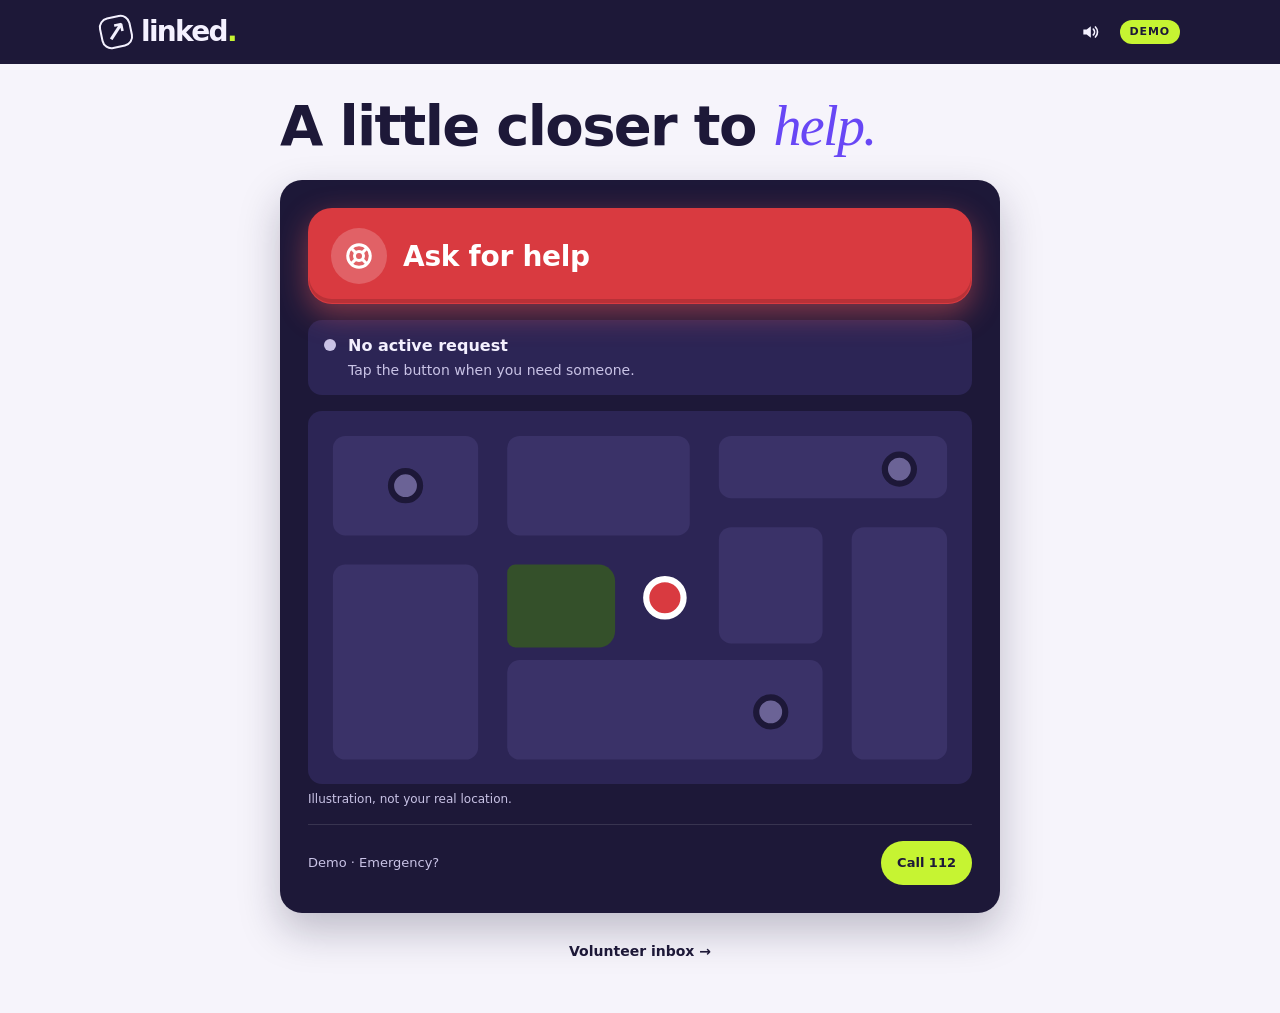
<file: index.html>
<!doctype html>
<html lang="en">
  <head>
    <meta charset="UTF-8" />
    <meta
      name="viewport"
      content="width=device-width, initial-scale=1.0, viewport-fit=cover"
    />
    <meta name="theme-color" content="#1d1838" media="(prefers-color-scheme: light)" />
    <meta name="theme-color" content="#221c44" media="(prefers-color-scheme: dark)" />
    <!-- Een polsbandjeslink bevat een token: nooit als referrer doorgeven. -->
    <meta name="referrer" content="no-referrer" />
    <title>Linked | Ask for help</title>
    <link rel="stylesheet" href="theme.css" />
    <link rel="stylesheet" href="styles.css" />
    <script src="request-store.js" defer></script>
    <script src="wristband-api.js" defer></script>
    <script src="wristband-tap.js" defer></script>
    <script src="confetti.js" defer></script>
    <script src="app.js" defer></script>
  </head>
  <body>
    <header>
      <span class="brand" aria-label="Linked">
        <b aria-hidden="true">↗</b>
        linked<span>.</span>
      </span>
      <div class="header-actions">
        <button
          id="sound-toggle"
          class="header-button sound-toggle"
          type="button"
          aria-pressed="true"
        >
          <svg class="sound-icon" viewBox="0 0 24 24" width="20" height="20" aria-hidden="true">
            <path d="M4 9v6h4l5 4V5L8 9H4z" fill="currentColor" />
            <path class="sound-waves" d="M16 8.5a5 5 0 0 1 0 7M18.5 6a8.5 8.5 0 0 1 0 12" fill="none" stroke="currentColor" stroke-width="2" stroke-linecap="round" />
            <path class="sound-off" d="M16 9l6 6M22 9l-6 6" fill="none" stroke="currentColor" stroke-width="2" stroke-linecap="round" />
          </svg>
          <span id="sound-toggle-label" class="visually-hidden">Sound on</span>
        </button>
        <span class="pill">Demo</span>
      </div>
    </header>

    <main>
      <section class="intro" aria-labelledby="page-title">
        <h1 id="page-title">A little closer to <em>help.</em></h1>
      </section>

      <section class="help-card" aria-labelledby="request-title">
        <h2 id="request-title" class="visually-hidden">Your help request</h2>

        <div
          id="wristband-notice"
          class="status-banner wristband-notice"
          role="status"
          aria-live="polite"
          hidden
        >
          <strong id="wristband-notice-title"></strong>
          <p id="wristband-notice-text"></p>
        </div>

        <button id="request-button" class="btn btn-help" type="button">
          <span class="help-icon" aria-hidden="true">
            <svg viewBox="0 0 24 24" width="30" height="30">
              <circle cx="12" cy="12" r="9" fill="none" stroke="currentColor" stroke-width="2.4" />
              <circle cx="12" cy="12" r="3.6" fill="none" stroke="currentColor" stroke-width="2.4" />
              <path d="M5.6 5.6l3.9 3.9M14.5 14.5l3.9 3.9M18.4 5.6l-3.9 3.9M9.5 14.5l-3.9 3.9" stroke="currentColor" stroke-width="2.4" />
            </svg>
          </span>
          <span id="request-button-label" class="help-label">Ask for help</span>
        </button>
        <button
          id="cancel-button"
          class="btn btn-outline btn-block cancel-button"
          type="button"
          hidden
        >
          Cancel request
        </button>

        <div
          id="request-status"
          class="status-banner request-status"
          data-status="idle"
          role="status"
          aria-live="polite"
          aria-atomic="true"
        >
          <span class="status-dot" aria-hidden="true"></span>
          <div>
            <strong id="status-title">No active request</strong>
            <p id="status-description">Tap the button when you need someone.</p>
          </div>
        </div>

        <figure
          id="request-map"
          class="request-map"
          data-status="idle"
        >
          <svg
            viewBox="0 0 320 180"
            role="img"
            aria-labelledby="map-caption"
          >
            <g class="map-blocks">
              <rect x="12" y="12" width="70" height="48" rx="6" />
              <rect x="96" y="12" width="88" height="48" rx="6" />
              <rect x="198" y="12" width="110" height="30" rx="6" />
              <rect x="12" y="74" width="70" height="94" rx="6" />
              <rect x="198" y="56" width="50" height="56" rx="6" />
              <rect x="262" y="56" width="46" height="112" rx="6" />
              <rect x="96" y="120" width="152" height="48" rx="6" />
            </g>
            <path
              class="map-park"
              d="M100 74 h40 a8 8 0 0 1 8 8 v24 a8 8 0 0 1 -8 8 h-40
                 a4 4 0 0 1 -4 -4 v-32 a4 4 0 0 1 4 -4 z"
            />
            <g class="map-links">
              <line x1="172" y1="90" x2="47" y2="36" />
              <line x1="172" y1="90" x2="285" y2="28" />
              <line x1="172" y1="90" x2="223" y2="145" />
            </g>
            <g class="map-helpers">
              <circle cx="47" cy="36" r="7" />
              <circle cx="285" cy="28" r="7" />
              <circle cx="223" cy="145" r="7" />
            </g>
            <g class="map-pulses">
              <circle cx="172" cy="90" r="10" />
              <circle cx="172" cy="90" r="10" />
            </g>
            <circle class="map-you" cx="172" cy="90" r="9" />
          </svg>
          <figcaption id="map-caption">
            Illustration, not your real location.
          </figcaption>
        </figure>

        <p class="demo-note">
          <span>Demo · Emergency?</span>
          <a class="call-chip" href="tel:112">Call 112</a>
        </p>
        <noscript>
          <p class="script-warning">
            Turn on JavaScript to use the help button.
          </p>
        </noscript>
      </section>

      <nav class="page-nav" aria-label="Other views">
        <a class="btn btn-ghost btn-sm" href="volunteer.html">Volunteer inbox →</a>
      </nav>
    </main>

  </body>
</html>
</file>
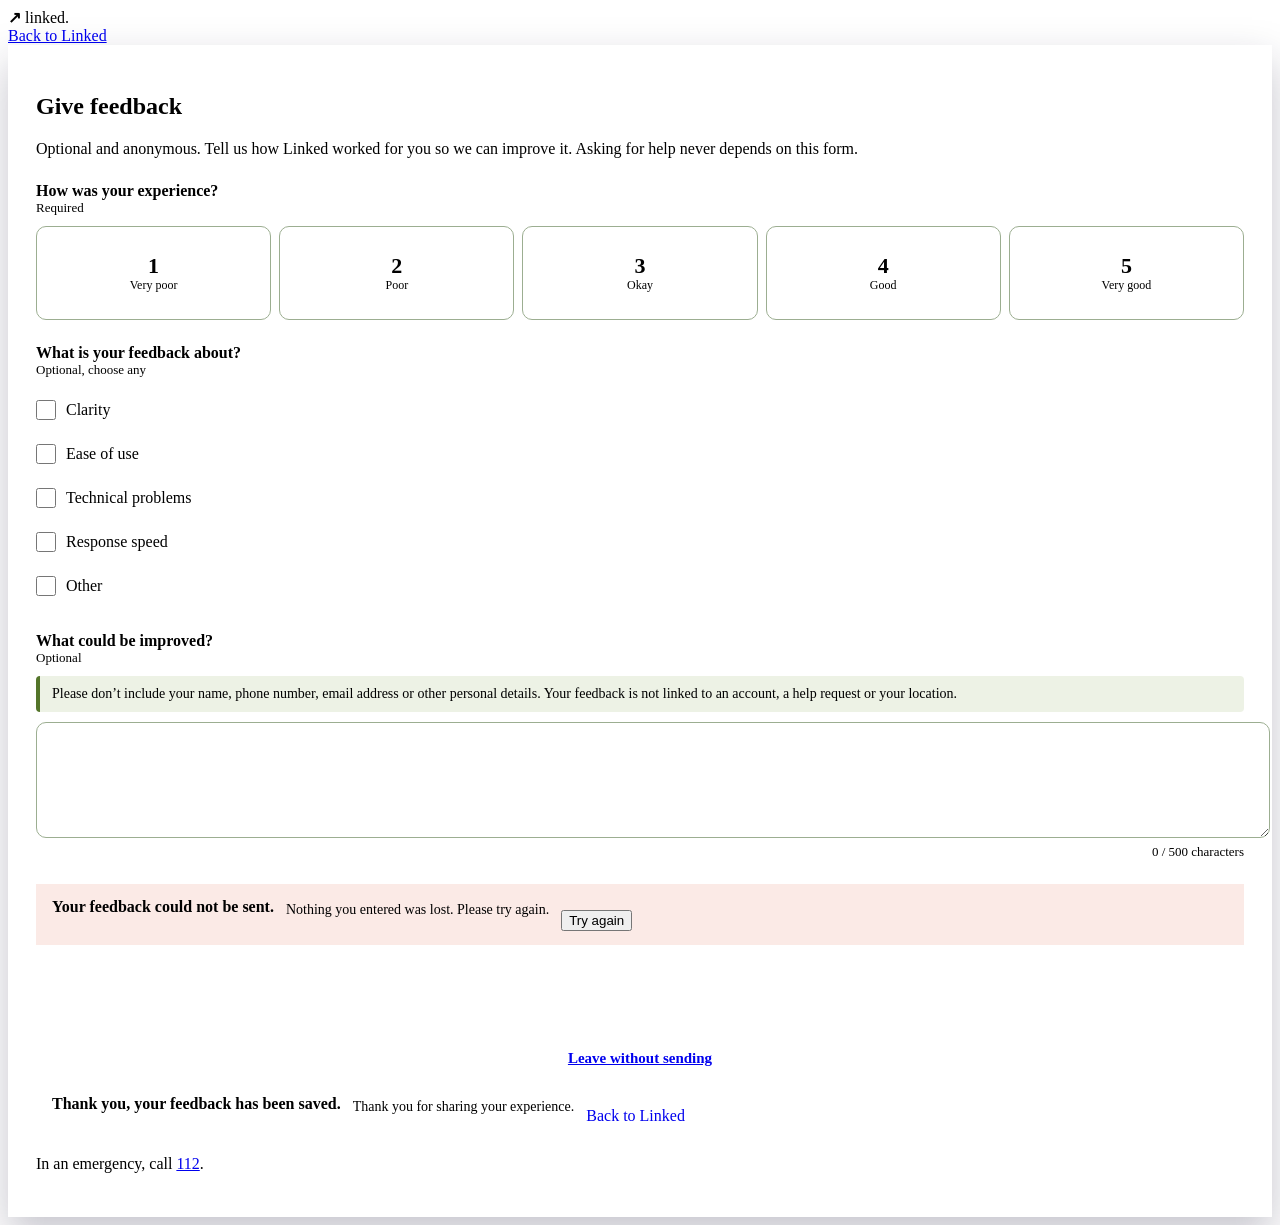
<file: feedback.html>
<!doctype html>
<html lang="en">
  <head>
    <meta charset="UTF-8" />
    <meta
      name="viewport"
      content="width=device-width, initial-scale=1.0"
    />
    <meta name="theme-color" content="#183e37" />
    <link rel="stylesheet" href="styles.css" />
    <link rel="stylesheet" href="feedback.css" />
    <title>Linked | Give feedback</title>

    <script src="feedback-store.js" defer></script>
    <script src="feedback.js" defer></script>
  </head>
  <body>
    <header>
      <a class="brand" href="index.html" aria-label="Linked, back to main screen">
        <b aria-hidden="true">↗</b>
        linked<span>.</span>
      </a>
      <nav class="header-nav" aria-label="Pages">
        <a href="index.html">Back to Linked</a>
      </nav>
    </header>

    <main>
      <section class="help-card" aria-labelledby="page-title">
        <h1 id="page-title">Give feedback</h1>
        <p class="feedback-intro">
          Optional and anonymous. Tell us how Linked worked for you so we
          can improve it. Asking for help never depends on this form.
        </p>

        <form
          id="feedback-form"
          class="feedback-form"
          novalidate
        >
          <fieldset
            id="rating-group"
            class="rating-group"
            aria-describedby="rating-error"
          >
            <legend>
              How was your experience?
              <span class="field-note">Required</span>
            </legend>
            <div class="rating-options">
              <label class="rating-option">
                <input type="radio" name="rating" value="1" />
                <span class="rating-number">1</span>
                <span class="rating-label">Very poor</span>
              </label>
              <label class="rating-option">
                <input type="radio" name="rating" value="2" />
                <span class="rating-number">2</span>
                <span class="rating-label">Poor</span>
              </label>
              <label class="rating-option">
                <input type="radio" name="rating" value="3" />
                <span class="rating-number">3</span>
                <span class="rating-label">Okay</span>
              </label>
              <label class="rating-option">
                <input type="radio" name="rating" value="4" />
                <span class="rating-number">4</span>
                <span class="rating-label">Good</span>
              </label>
              <label class="rating-option">
                <input type="radio" name="rating" value="5" />
                <span class="rating-number">5</span>
                <span class="rating-label">Very good</span>
              </label>
            </div>
            <p
              id="rating-error"
              class="field-error"
              role="alert"
              hidden
            >
              Choose a rating from 1 to 5 before sending.
            </p>
          </fieldset>

          <fieldset class="category-group">
            <legend>
              What is your feedback about?
              <span class="field-note">Optional, choose any</span>
            </legend>
            <label class="category-option">
              <input type="checkbox" name="category" value="clarity" />
              <span>Clarity</span>
            </label>
            <label class="category-option">
              <input type="checkbox" name="category" value="ease-of-use" />
              <span>Ease of use</span>
            </label>
            <label class="category-option">
              <input
                type="checkbox"
                name="category"
                value="technical-problems"
              />
              <span>Technical problems</span>
            </label>
            <label class="category-option">
              <input type="checkbox" name="category" value="speed" />
              <span>Response speed</span>
            </label>
            <label class="category-option">
              <input type="checkbox" name="category" value="other" />
              <span>Other</span>
            </label>
          </fieldset>

          <div class="comment-field">
            <label for="feedback-comment">
              What could be improved?
              <span class="field-note">Optional</span>
            </label>
            <p id="privacy-note" class="privacy-note">
              Please don’t include your name, phone number, email address or
              other personal details. Your feedback is not linked to an
              account, a help request or your location.
            </p>
            <textarea
              id="feedback-comment"
              name="comment"
              rows="5"
              maxlength="500"
              aria-describedby="privacy-note comment-count"
            ></textarea>
            <p
              id="comment-count"
              class="comment-count"
              aria-live="polite"
            >
              0 / 500 characters
            </p>
          </div>

          <div
            id="feedback-failure"
            class="status-banner failure-banner"
            role="alert"
            hidden
          >
            <strong>Your feedback could not be sent.</strong>
            <p>Nothing you entered was lost. Please try again.</p>
            <button
              id="retry-button"
              class="secondary"
              type="button"
            >
              Try again
            </button>
          </div>

          <button
            id="submit-button"
            class="submit-button"
            type="submit"
          >
            Send feedback
          </button>
          <a class="leave-link" href="index.html">Leave without sending</a>
        </form>

        <div
          id="feedback-confirmation"
          class="status-banner confirmation-banner"
          role="status"
          hidden
        >
          <strong id="confirmation-title" tabindex="-1">
            Thank you, your feedback has been saved.
          </strong>
          <p>Thank you for sharing your experience.</p>
          <a class="secondary back-button" href="index.html">
            Back to Linked
          </a>
        </div>

        <p class="emergency-note">In an emergency, call <a href="tel:112">112</a>.</p>
        <noscript>
          <p class="script-warning">
            Enable JavaScript to send feedback.
          </p>
        </noscript>
      </section>
    </main>
  </body>
</html>
</file>
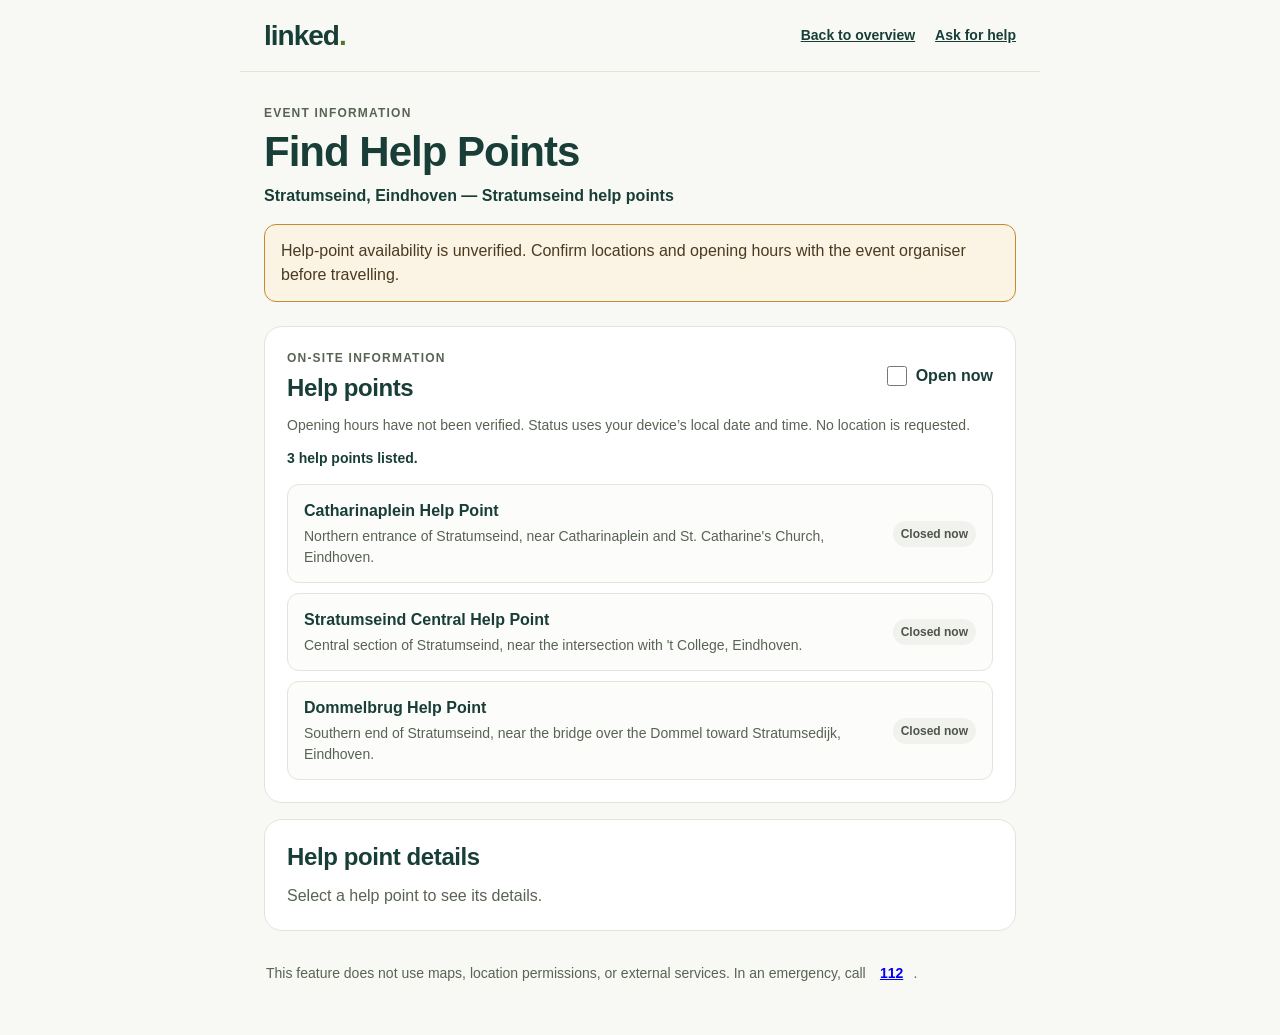
<file: help-points.html>
<!doctype html>
<html lang="en">
  <head>
    <meta charset="UTF-8" />
    <meta name="viewport" content="width=device-width, initial-scale=1.0" />
    <meta name="theme-color" content="#183e37" />
    <link rel="stylesheet" href="help-points.css" />
    <title>Linked | Help points</title>
    <script src="help-points-data.js" defer></script>
    <script src="help-points.js" defer></script>
  </head>
  <body>
    <header>
      <a class="brand" href="index.html" aria-label="Linked overview">
        <b aria-hidden="true">↗</b>
        linked<span>.</span>
      </a>
      <nav class="page-links" aria-label="Pages">
        <a href="index.html">Back to overview</a>
        <a href="index.html#page-title">Ask for help</a>
      </nav>
    </header>

    <main>
      <section class="intro" aria-labelledby="page-title">
        <p class="eyebrow">EVENT INFORMATION</p>
        <h1 id="page-title">Find Help Points</h1>
        <p class="event-name" id="event-name"></p>
        <p class="availability-note">Help-point availability is unverified. Confirm locations and opening hours with the event organiser before travelling.</p>
      </section>

      <section class="help-points-card" aria-labelledby="list-title">
        <div class="section-heading">
          <div>
            <p class="eyebrow">ON-SITE INFORMATION</p>
            <h2 id="list-title">Help points</h2>
          </div>
          <label class="open-filter" for="open-now">
            <input id="open-now" type="checkbox" />
            <span>Open now</span>
          </label>
        </div>
        <p class="time-note">
          Opening hours have not been verified.
          Status uses your device’s local date and time. No location is
          requested.
        </p>
        <p id="results-status" class="results-status" role="status" aria-live="polite"></p>
        <ul id="help-point-list" class="help-point-list" aria-label="Event help points"></ul>

        <div id="no-points" class="empty-state" role="status" hidden>
          <h3>No help points listed</h3>
          <p>No help points are configured for this event.</p>
        </div>
        <div id="no-open-points" class="empty-state" role="status" hidden>
          <h3>No help points open now</h3>
          <p>
            No listed help points match the configured opening hours right now.
            Try again later or turn off the Open now filter.
          </p>
        </div>
      </section>

      <section
        id="help-point-details"
        class="details-card"
        aria-labelledby="details-title"
        aria-live="polite"
        aria-atomic="true"
      >
        <h2 id="details-title">Help point details</h2>
        <p id="details-prompt">Select a help point to see its details.</p>
      </section>

      <p class="footer-note">
        This feature does not use maps, location permissions, or external
        services. In an emergency, call <a href="tel:112">112</a>.
      </p>
    </main>
    <noscript>
      <p class="script-warning">
        Enable JavaScript to view help points.
      </p>
    </noscript>
  </body>
</html>
</file>
<file: theme.css>
/* Linked-thema: kleuren, basis, kop en knoppen voor alle pagina's.
   Licht met donkere accenten; volgt de donkere modus van de telefoon. */

:root {
  color-scheme: light dark;

  --bg: #f6f4fb;
  --surface: #ffffff;
  --surface-2: #efecf7;
  --ink: #1d1838;
  --muted: #5b5675;
  --border: #e4e0ef;
  --border-strong: #857ca8;

  /* Donkere accentvlakken: kop, hulpkaart, beschikbaarheid. */
  --night: #1d1838;
  --night-2: #2c2555;
  --night-3: #3a3268;
  --on-night: #f4f1ff;
  --on-night-muted: #c9c3e6;

  --help: #d93a40;
  --help-hover: #c22f35;
  --help-glow: rgba(255, 94, 91, 0.45);
  --lime: #c6f432;
  --violet: #6847f5;
  --amber: #9a5b00;
  --amber-soft: #fff1d6;
  --danger: #c0262d;
  --danger-soft: #fdecec;
  --success: #2f6b10;
  --success-soft: #eaf8c9;

  --primary: var(--night);
  --primary-hover: #2f2862;
  --on-primary: #ffffff;
  --ring: #6847f5;

  --radius: 14px;
  --radius-lg: 22px;
  --shadow: 0 1px 2px rgba(29, 24, 56, 0.06), 0 8px 24px rgba(29, 24, 56, 0.06);

  --font: "DM Sans", system-ui, -apple-system, "Segoe UI", Roboto, sans-serif;
  --font-display: "Manrope", system-ui, -apple-system, "Segoe UI", sans-serif;

  /* Oude namen, zodat bestaande regels blijven werken. */
  --green: var(--ink);
  --paper: var(--bg);
  --accent: var(--lime);
}

@media (prefers-color-scheme: dark) {
  :root {
    --bg: #0f0c1f;
    --surface: #1a1633;
    --surface-2: #262046;
    --ink: #f4f1ff;
    --muted: #b7b0d6;
    --border: #332c5c;
    --border-strong: #7a70b3;

    --night: #221c44;
    --night-2: #2e2758;
    --night-3: #3d3570;

    --help: #d93a40;
    --help-hover: #e5484d;
    --violet: #a993ff;
    --amber: #ffc46b;
    --amber-soft: #3a2a10;
    --danger: #ff8a8e;
    --danger-soft: #3b1418;
    --success: #c6f432;
    --success-soft: #26331a;

    /* Donker: limoen als hoofdknop, met donkere tekst. */
    --primary: var(--lime);
    --primary-hover: #d6ff5c;
    --on-primary: #1d1838;
    --ring: #c6f432;

    --shadow: 0 1px 2px rgba(0, 0, 0, 0.4), 0 8px 24px rgba(0, 0, 0, 0.3);
  }
}

/* ---- Basis ---- */

*,
*::before,
*::after {
  box-sizing: border-box;
}

html {
  -webkit-text-size-adjust: 100%;
  text-size-adjust: 100%;
}

body {
  min-height: 100vh;
  min-height: 100dvh;
  margin: 0;
  background: var(--bg);
  color: var(--ink);
  font-family: var(--font);
  font-size: 16px;
  line-height: 1.5;
  overflow-x: hidden;
  -webkit-tap-highlight-color: transparent;
}

button,
input,
select,
textarea {
  font: inherit;
  color: inherit;
}

button,
a,
input,
select,
label {
  touch-action: manipulation;
}

button {
  cursor: pointer;
}

button:disabled {
  cursor: not-allowed;
}

:focus-visible {
  outline: 3px solid var(--ring);
  outline-offset: 3px;
}

[hidden] {
  display: none !important;
}

.visually-hidden {
  position: absolute !important;
  width: 1px;
  height: 1px;
  overflow: hidden;
  clip: rect(0 0 0 0);
  clip-path: inset(50%);
  white-space: nowrap;
}

main {
  max-width: 760px;
  margin: 0 auto;
  padding: 32px max(20px, env(safe-area-inset-right))
    max(40px, env(safe-area-inset-bottom)) max(20px, env(safe-area-inset-left));
}

p {
  color: var(--muted);
  line-height: 1.6;
}

.eyebrow {
  color: var(--muted);
  font-size: 11px;
  font-weight: 700;
  letter-spacing: 1.5px;
}

h1 {
  margin: 10px 0 0;
  font-family: var(--font-display);
  font-size: clamp(30px, 8vw, 56px);
  font-weight: 700;
  line-height: 1.08;
  letter-spacing: -0.03em;
}

h1 em {
  color: var(--violet);
  font-family: Georgia, "Times New Roman", serif;
  font-weight: 400;
}

h2 {
  margin: 16px 0 8px;
  font-family: var(--font-display);
  font-size: clamp(22px, 5vw, 26px);
  font-weight: 700;
  letter-spacing: -0.02em;
}

.intro {
  margin-bottom: 24px;
}

.intro p {
  margin: 10px 0 0;
}

/* ---- Kop: donkere balk over de volle breedte ---- */

body > header {
  position: sticky;
  top: 0;
  z-index: 10;
  display: flex;
  flex-wrap: wrap;
  align-items: center;
  justify-content: space-between;
  gap: 8px 16px;
  min-height: 64px;
  padding: max(10px, env(safe-area-inset-top))
    max(20px, calc((100% - 1120px) / 2 + 20px), env(safe-area-inset-right)) 10px
    max(20px, calc((100% - 1120px) / 2 + 20px), env(safe-area-inset-left));
  background: var(--night);
  color: var(--on-night);
}

.brand {
  display: flex;
  align-items: center;
  gap: 9px;
  font-family: var(--font-display);
  font-size: 28px;
  font-weight: 800;
  letter-spacing: -0.06em;
}

.brand b {
  width: 32px;
  border: 2px solid currentColor;
  border-radius: 10px;
  font-size: 26px;
  line-height: 28px;
  letter-spacing: 0;
  text-align: center;
  transform: rotate(-12deg);
}

.brand span {
  margin-left: -9px;
  color: var(--lime);
}

.header-actions,
.header-links {
  display: flex;
  flex-wrap: wrap;
  align-items: center;
  gap: 4px 6px;
}

/* Kopknoppen en -links: spookknoppen op de donkere balk. */
.back-link,
.header-button {
  display: inline-flex;
  align-items: center;
  justify-content: center;
  gap: 6px;
  min-width: 44px;
  min-height: 44px;
  border: 0;
  border-radius: 999px;
  padding: 0 14px;
  background: transparent;
  color: var(--on-night);
  font-size: 14px;
  font-weight: 600;
  text-decoration: none;
  transition: background-color 150ms ease;
}

.back-link:hover,
.header-button:hover {
  background: rgba(255, 255, 255, 0.1);
}

.back-link[aria-current="page"] {
  background: rgba(255, 255, 255, 0.14);
}

body > header :focus-visible {
  outline-color: var(--lime);
}

.signed-in {
  padding: 0 8px;
  color: var(--on-night-muted);
  font-size: 13px;
}

.pill {
  display: inline-flex;
  align-items: center;
  border-radius: 999px;
  padding: 4px 10px;
  background: var(--lime);
  color: #1d1838;
  font-size: 11px;
  font-weight: 800;
  letter-spacing: 0.08em;
  text-transform: uppercase;
}

/* ---- Kaarten ---- */

.card,
.inbox-card {
  border: 1px solid var(--border);
  border-radius: var(--radius-lg);
  padding: 24px;
  background: var(--surface);
  box-shadow: var(--shadow);
}

.card-top {
  display: flex;
  align-items: center;
  justify-content: space-between;
  gap: 12px;
}

.demo-note {
  margin: 20px 0 0;
  padding-top: 16px;
  border-top: 1px solid var(--border);
  font-size: 13px;
}

/* ---- Knoppen (naar shadcn/ui: variant + maat) ---- */

.btn,
.primary,
.secondary {
  position: relative;
  display: inline-flex;
  align-items: center;
  justify-content: center;
  gap: 10px;
  min-height: 48px;
  border: 1.5px solid transparent;
  border-radius: var(--radius);
  padding: 12px 20px;
  font-size: 16px;
  font-weight: 700;
  line-height: 1.2;
  text-decoration: none;
  white-space: nowrap;
  user-select: none;
  transition:
    background-color 150ms ease,
    border-color 150ms ease,
    color 150ms ease,
    box-shadow 150ms ease,
    transform 100ms ease;
}

.btn:active:not(:disabled),
.primary:active:not(:disabled),
.secondary:active:not(:disabled) {
  transform: scale(0.97);
}

.btn:disabled,
.primary:disabled,
.secondary:disabled {
  opacity: 0.5;
}

/* Bestaande klassen (ook door JS aangemaakt) blijven blokknoppen. */
.primary,
.secondary {
  justify-content: space-between;
  width: 100%;
  min-height: 56px;
  margin: 12px 0 0;
}

.btn-primary,
.primary {
  background: var(--primary);
  color: var(--on-primary);
}

.btn-primary:hover:not(:disabled),
.primary:hover:not(:disabled) {
  background: var(--primary-hover);
}

.btn-outline,
.secondary {
  border-color: var(--border-strong);
  background: var(--surface);
  color: var(--ink);
}

.btn-outline:hover:not(:disabled),
.secondary:hover:not(:disabled) {
  border-color: var(--violet);
  background: var(--surface-2);
}

.btn-secondary {
  background: var(--surface-2);
  color: var(--ink);
}

.btn-secondary:hover:not(:disabled) {
  background: var(--border);
}

.btn-ghost {
  background: transparent;
  color: var(--ink);
}

.btn-ghost:hover:not(:disabled) {
  background: var(--surface-2);
}

.btn-destructive {
  background: var(--danger);
  color: #fff;
}

.btn-danger-outline,
.secondary.btn-danger-outline {
  border-color: var(--danger);
  background: transparent;
  color: var(--danger);
}

.btn-danger-outline:hover:not(:disabled),
.secondary.btn-danger-outline:hover:not(:disabled) {
  border-color: var(--danger);
  background: var(--danger-soft);
}

.btn-link {
  min-height: 44px;
  padding: 0 4px;
  background: none;
  color: var(--violet);
  text-decoration: underline;
  text-underline-offset: 4px;
}

.btn-sm {
  min-height: 44px;
  padding: 8px 14px;
  font-size: 14px;
}

.btn-lg {
  min-height: 60px;
  padding: 16px 28px;
  font-size: 18px;
}

.btn-icon {
  width: 48px;
  padding: 0;
}

.btn-block {
  display: flex;
  width: 100%;
}

/* Bezig: tekst blijft staan, met een draaiend rondje. */
.btn[aria-busy="true"]::after,
.primary[aria-busy="true"]::after {
  width: 16px;
  height: 16px;
  border: 2px solid currentColor;
  border-right-color: transparent;
  border-radius: 50%;
  content: "";
  animation: btn-spin 0.7s linear infinite;
}

@keyframes btn-spin {
  to {
    transform: rotate(360deg);
  }
}

/* ---- Formulieren ---- */

input,
select {
  font-size: 16px; /* voorkomt inzoomen op iOS */
}

/* ---- Minder beweging ---- */

@media (prefers-reduced-motion: reduce) {
  *,
  *::before,
  *::after {
    animation-duration: 0.01ms !important;
    animation-iteration-count: 1 !important;
    transition-duration: 0.01ms !important;
  }

  .btn:active:not(:disabled),
  .primary:active:not(:disabled),
  .secondary:active:not(:disabled) {
    transform: none;
  }
}

@media (max-width: 760px) {
  main {
    padding-top: 22px;
  }

  .card,
  .inbox-card {
    padding: 20px;
  }

  .brand {
    font-size: 26px;
  }

  .brand b {
    display: none;
  }

  /* Pagina's met navigatie: één veegbare rij, kop scrolt mee weg. */
  body > header:has(.header-links) {
    position: relative;
    padding-bottom: 6px;
  }

  .header-links {
    flex-wrap: nowrap;
    width: calc(100% + 40px);
    margin: 0 -20px;
    padding: 0 14px;
    overflow-x: auto;
    scrollbar-width: none;
  }

  .header-links::-webkit-scrollbar {
    display: none;
  }

  .back-link {
    flex: 0 0 auto;
  }

  .signed-in {
    flex: 0 0 auto;
    margin-left: auto;
  }
}

@media (max-width: 360px) {
  .card,
  .inbox-card {
    padding: 16px;
  }
}
</file>
<file: styles.css>
/* Hulppagina (index.html). Kleuren en knoppen komen uit theme.css. */

.intro h1 {
  margin: 0;
}

/* ---- Donkere hulpkaart ---- */

.help-card {
  border-radius: var(--radius-lg);
  padding: 22px;
  background: var(--night);
  color: var(--on-night);
  box-shadow: 0 18px 40px rgba(29, 24, 56, 0.25);
}

.help-card p {
  color: var(--on-night-muted);
}

.help-card :focus-visible {
  outline-color: var(--lime);
}

/* ---- De hulpknop: groot, koraal, niet te missen ---- */

.btn-help {
  justify-content: flex-start;
  gap: 16px;
  width: 100%;
  min-height: 96px;
  border-radius: 24px;
  padding: 18px 22px;
  background: var(--help);
  color: #fff;
  font-size: clamp(22px, 6.5vw, 28px);
  font-weight: 800;
  letter-spacing: -0.01em;
  box-shadow:
    0 10px 30px var(--help-glow),
    inset 0 -4px 0 rgba(0, 0, 0, 0.15);
  animation: help-glow 2.4s ease-in-out infinite;
}

.btn-help:hover:not(:disabled) {
  background: var(--help-hover);
}

.btn-help:active:not(:disabled) {
  transform: scale(0.97);
  box-shadow: 0 4px 14px var(--help-glow);
}

.help-icon {
  display: grid;
  flex: 0 0 56px;
  width: 56px;
  height: 56px;
  place-items: center;
  border-radius: 50%;
  background: rgba(255, 255, 255, 0.2);
}

.help-label {
  white-space: normal;
  text-align: left;
}

@keyframes help-glow {
  50% {
    box-shadow:
      0 10px 44px 6px var(--help-glow),
      inset 0 -4px 0 rgba(0, 0, 0, 0.15);
  }
}

.cancel-button {
  min-height: 56px;
  margin-top: 4px;
  border-color: rgba(255, 255, 255, 0.35);
  background: transparent;
  color: var(--on-night);
}

.cancel-button:hover:not(:disabled) {
  border-color: var(--lime);
  background: rgba(255, 255, 255, 0.08);
}

/* ---- Status: een chip met een gekleurde stip per toestand ---- */

.status-banner {
  display: flex;
  align-items: flex-start;
  gap: 12px;
  margin-top: 16px;
  border-radius: var(--radius);
  padding: 14px 16px;
  background: var(--night-2);
}

.status-banner strong {
  display: block;
  color: var(--on-night);
}

.status-banner p {
  margin: 2px 0 0;
  font-size: 14px;
  line-height: 1.45;
}

.status-dot {
  flex: 0 0 12px;
  width: 12px;
  height: 12px;
  margin-top: 5px;
  border-radius: 50%;
  background: var(--on-night-muted);
}

[data-status="sending"] .status-dot {
  background: #a993ff;
  animation: dot-pulse 1s ease-in-out infinite;
}

[data-status="received"] .status-dot {
  background: #a993ff;
}

[data-status="accepted"] .status-dot {
  background: var(--lime);
  box-shadow: 0 0 0 4px rgba(198, 244, 50, 0.25);
}

.request-status[data-status="accepted"] {
  background: var(--night-3);
}

[data-status="failed"] .status-dot,
[data-status="cancelFailed"] .status-dot {
  border-radius: 3px;
  background: #ff8a8e;
}

@keyframes dot-pulse {
  50% {
    opacity: 0.35;
  }
}

/* Melding na het aantikken van een polsbandje (wristband-tap.js). */
.wristband-notice {
  display: block;
  margin: 0 0 14px;
  border-left: 4px solid var(--lime);
}

.wristband-notice[data-state="inactive"],
.wristband-notice[data-state="unknown"],
.wristband-notice[data-state="offline"] {
  border-left-color: var(--on-night-muted);
}

/* ---- Kaartje (illustratie) ---- */

.request-map {
  margin: 16px 0 0;
}

.request-map svg {
  display: block;
  width: 100%;
  height: auto;
  border-radius: var(--radius);
  background: var(--night-2);
}

.request-map figcaption {
  margin-top: 6px;
  color: var(--on-night-muted);
  font-size: 12px;
}

.map-blocks rect {
  fill: var(--night-3);
}

.map-park {
  fill: #34502a;
}

.map-links line {
  stroke: #a993ff;
  stroke-width: 2;
  stroke-linecap: round;
  stroke-dasharray: 4 6;
  opacity: 0;
  transition: opacity 0.4s, stroke 0.4s;
}

.map-helpers circle {
  fill: #6b6396;
  stroke: var(--night);
  stroke-width: 3;
  transition: fill 0.4s;
}

.map-pulses circle {
  fill: var(--help);
  opacity: 0;
  transform-box: fill-box;
  transform-origin: center;
}

.map-you {
  fill: var(--help);
  stroke: #fff;
  stroke-width: 3;
  transition: fill 0.4s;
}

[data-status="sent"] .map-pulses circle {
  animation: map-pulse 1.6s ease-out infinite;
}

[data-status="sent"] .map-pulses circle + circle {
  animation-delay: 0.8s;
}

[data-status="sent"] .map-links line {
  opacity: 0.7;
  animation: map-flow 0.8s linear infinite;
}

[data-status="received"] .map-links line {
  opacity: 1;
  stroke: var(--lime);
  stroke-dasharray: none;
}

[data-status="received"] .map-helpers circle {
  fill: var(--lime);
  transform-box: fill-box;
  transform-origin: center;
  animation: map-pop 0.4s ease-out;
}

[data-status="cancelled"] .map-you {
  fill: #6b6396;
}

@keyframes map-pulse {
  from {
    opacity: 0.5;
    transform: scale(1);
  }

  to {
    opacity: 0;
    transform: scale(6);
  }
}

@keyframes map-flow {
  to {
    stroke-dashoffset: -10;
  }
}

@keyframes map-pop {
  50% {
    transform: scale(1.4);
  }
}

/* ---- Onderkant kaart: één regel, 112 als belknop ---- */

.help-card .demo-note {
  display: flex;
  flex-wrap: wrap;
  align-items: center;
  justify-content: space-between;
  gap: 8px 12px;
  margin-top: 16px;
  border-top-color: rgba(255, 255, 255, 0.12);
  color: var(--on-night-muted);
}

.call-chip {
  display: inline-flex;
  align-items: center;
  min-height: 44px;
  border-radius: 999px;
  padding: 0 16px;
  background: var(--lime);
  color: #1d1838;
  font-weight: 800;
  text-decoration: none;
}

.call-chip:hover {
  background: #d6ff5c;
}

.script-warning {
  margin: 12px 0 0;
  color: #ffb3b5;
}

.page-nav {
  display: flex;
  justify-content: center;
  margin-top: 16px;
}

/* ---- Geluidsknop in de kop ---- */

.sound-toggle .sound-off {
  display: none;
}

.sound-toggle[aria-pressed="false"] {
  color: var(--on-night-muted);
}

.sound-toggle[aria-pressed="false"] .sound-waves {
  display: none;
}

.sound-toggle[aria-pressed="false"] .sound-off {
  display: inline;
}

/* Confetti bij een geaccepteerde aanvraag (confetti.js). */
.confetti-stage {
  position: fixed;
  inset: 0;
  z-index: 1000;
  overflow: hidden;
  pointer-events: none;
  perspective: 800px;
}

.confetti-piece {
  position: absolute;
  will-change: transform, opacity;
}

@media (prefers-reduced-motion: reduce) {
  .btn-help,
  .request-map *,
  .status-dot {
    animation: none !important;
    transition: none !important;
  }

  [data-status="sent"] .map-pulses circle:first-child {
    opacity: 0.3;
    transform: scale(2.5);
  }
}

@media (min-width: 761px) {
  .help-card {
    padding: 28px;
  }
}

@media (max-width: 360px) {
  .help-card {
    padding: 16px;
  }

  .btn-help {
    gap: 12px;
    min-height: 84px;
    padding: 14px 16px;
  }

  .help-icon {
    flex-basis: 46px;
    width: 46px;
    height: 46px;
  }
}
</file>
<file: feedback.css>
.brand {
  color: var(--green);
  text-decoration: none;
}

.leave-link {
  display: inline-flex;
  align-items: center;
  min-height: 44px;
  font-size: 15px;
  font-weight: 600;
}

.feedback-intro {
  margin: 12px 0 24px;
}

.feedback-form {
  display: grid;
  gap: 24px;
}

.feedback-form fieldset {
  min-width: 0;
  margin: 0;
  padding: 0;
  border: 0;
}

.feedback-form legend,
.comment-field > label {
  display: block;
  margin-bottom: 10px;
  padding: 0;
  font-weight: 700;
}

.field-note {
  display: block;
  color: var(--muted);
  font-size: 13px;
  font-weight: 400;
}

/* Beoordeling: vijf grote, gelabelde keuzes. */
.rating-options {
  display: grid;
  grid-template-columns: repeat(5, minmax(0, 1fr));
  gap: 8px;
}

.rating-option {
  position: relative;
  display: flex;
  flex-direction: column;
  align-items: center;
  justify-content: center;
  min-height: 76px;
  padding: 8px 4px;
  border: 1px solid #9cae91;
  border-radius: 10px;
  background: white;
  text-align: center;
  cursor: pointer;
}

.rating-option input {
  position: absolute;
  opacity: 0;
  inset: 0;
  margin: 0;
  cursor: pointer;
}

.rating-number {
  font-size: 22px;
  font-weight: 800;
  line-height: 1.1;
}

.rating-label {
  font-size: 12px;
  line-height: 1.2;
}

.rating-option:hover {
  background: #edf2e5;
}

.rating-option:has(input:checked) {
  border: 2px solid var(--green);
  background: var(--green);
  color: white;
}

.rating-option:has(input:focus-visible) {
  outline: 3px solid var(--green);
  outline-offset: 3px;
}

.rating-group[aria-invalid="true"] .rating-option {
  border-color: #a3341f;
}

.field-error {
  margin: 10px 0 0;
  color: #a3341f;
  font-weight: 600;
}

/* Categorieën */
.category-option {
  display: flex;
  align-items: center;
  gap: 10px;
  min-height: 44px;
  cursor: pointer;
}

.category-option input {
  width: 20px;
  height: 20px;
  margin: 0;
  accent-color: var(--green);
}

/* Opmerking */
.privacy-note {
  margin: 0 0 10px;
  padding: 10px 12px;
  border-left: 4px solid #54752a;
  border-radius: 4px;
  background: #edf2e5;
  color: var(--green);
  font-size: 14px;
}

.comment-field textarea {
  display: block;
  width: 100%;
  padding: 12px;
  border: 1px solid #9cae91;
  border-radius: 10px;
  color: var(--green);
  font: inherit;
  resize: vertical;
}

.comment-field textarea:focus-visible {
  outline: 3px solid var(--green);
  outline-offset: 2px;
}

.comment-count {
  margin: 6px 0 0;
  font-size: 13px;
  text-align: right;
}

/* Acties en statussen */
.submit-button {
  width: 100%;
  min-height: 56px;
  padding: 14px;
  border: 2px solid var(--green);
  border-radius: 14px;
  background: var(--green);
  color: white;
  font-size: 18px;
  font-weight: 700;
}

.submit-button:hover {
  background: #29584c;
}

.submit-button:disabled {
  opacity: 0.7;
}

.leave-link {
  justify-self: center;
  margin-top: -12px;
}

.failure-banner {
  margin-top: 0;
  background: #fbeae6;
}

.failure-banner .secondary,
.confirmation-banner .back-button {
  margin-top: 12px;
}

.confirmation-banner {
  margin-top: 0;
}

.confirmation-banner strong:focus {
  outline: none;
}

.back-button {
  display: flex;
  align-items: center;
  justify-content: center;
  text-decoration: none;
}

.settings-content label input {
  margin: 0;
  accent-color: var(--green);
}

@media (max-width: 400px) {
  .rating-options {
    gap: 6px;
  }

  .rating-label {
    font-size: 11px;
  }
}

@media (forced-colors: active) {
  .rating-option:has(input:checked) {
    border: 3px solid Highlight;
  }
}
</file>
<file: help-points.css>
:root {
  --green: #183e37;
  --muted: #586354;
  --paper: #f8f9f5;
  --border: #e1e5da;
  --accent: #8aab54;
}

* { box-sizing: border-box; }
[hidden] { display: none !important; }

body {
  margin: 0;
  background: var(--paper);
  color: var(--green);
  font: 1rem/1.5 "Segoe UI", sans-serif;
}

a, button, input { font: inherit; }
a, button, input { -webkit-tap-highlight-color: transparent; }
a:focus-visible, button:focus-visible, input:focus-visible {
  outline: 3px solid #183e37;
  outline-offset: 4px;
}

header {
  display: flex;
  max-width: 800px;
  min-height: 72px;
  align-items: center;
  justify-content: space-between;
  gap: 16px;
  margin: auto;
  padding: 12px 24px;
  border-bottom: 1px solid var(--border);
}

.brand {
  flex: 0 0 auto;
  color: var(--green);
  font-size: 28px;
  font-weight: 800;
  letter-spacing: -1px;
  text-decoration: none;
}
.brand b { display: none; }
.brand span { color: #54752a; }
.page-links { display: flex; flex-wrap: wrap; justify-content: flex-end; gap: 8px 20px; }
.page-links a { min-height: 44px; display: inline-flex; align-items: center; color: var(--green); font-size: 14px; font-weight: 700; }

main { max-width: 800px; margin: auto; padding: 32px 24px 40px; }
.intro { margin-bottom: 24px; }
.eyebrow { margin: 0 0 6px; color: var(--muted); font-size: 12px; font-weight: 700; letter-spacing: 1.2px; }
h1, h2, h3, p { overflow-wrap: anywhere; }
h1 { margin: 0; font-size: clamp(32px, 8vw, 42px); line-height: 1.15; letter-spacing: -1px; }
h2 { margin: 0; font-size: 24px; line-height: 1.25; letter-spacing: -0.4px; }
h3 { margin: 0; font-size: 20px; line-height: 1.3; }
p { color: var(--muted); }
.event-name { margin: 8px 0 16px; color: var(--green); font-weight: 700; }

.availability-note {
  margin: 0;
  padding: 14px 16px;
  border: 1px solid #c58a2e;
  border-radius: 12px;
  background: #fbf3e4;
  color: #4a3a20;
}
.availability-note strong { display: block; margin-bottom: 3px; }

.help-points-card, .details-card {
  margin-top: 16px;
  padding: 22px;
  border: 1px solid var(--border);
  border-radius: 18px;
  background: white;
}
.section-heading { display: flex; align-items: center; justify-content: space-between; gap: 16px; }
.open-filter { display: inline-flex; min-height: 44px; align-items: center; gap: 9px; font-weight: 700; cursor: pointer; }
.open-filter input { width: 20px; height: 20px; margin: 0; accent-color: var(--green); }
.time-note { margin: 12px 0; font-size: 14px; }
.results-status { min-height: 24px; margin: 12px 0; color: var(--green); font-size: 14px; font-weight: 600; }

.help-point-list { display: grid; gap: 10px; margin: 0; padding: 0; list-style: none; }
.point-button {
  display: flex;
  width: 100%;
  min-height: 72px;
  align-items: center;
  justify-content: space-between;
  gap: 14px;
  padding: 14px 16px;
  border: 1px solid var(--border);
  border-radius: 12px;
  background: #fcfdfb;
  color: var(--green);
  text-align: left;
}
.point-button:hover, .point-button[aria-pressed="true"] { border-color: #9cae91; background: #edf2e5; }
.point-copy { display: grid; gap: 3px; }
.point-name { font-weight: 700; }
.point-location { color: var(--muted); font-size: 14px; }
.open-state { flex: 0 0 auto; padding: 4px 8px; border-radius: 999px; background: #edf2e5; color: var(--green); font-size: 12px; font-weight: 700; }
.open-state[data-open="false"] { background: #f1f1ed; color: #4d554c; }

.empty-state { margin-top: 8px; padding: 18px; border-radius: 12px; background: #f4f6f0; }
.empty-state p { margin: 6px 0 0; }
.details-card h2 { margin-bottom: 12px; }
#details-prompt { margin: 0; }
.detail-heading { margin: 0 0 16px; font-size: 24px; }
.details-grid { display: grid; gap: 16px; margin: 0; }
.details-grid dt { margin-bottom: 4px; font-weight: 700; }
.details-grid dd { margin: 0; color: var(--muted); overflow-wrap: anywhere; }
.details-grid dd ul { margin: 0; padding-left: 20px; }
.landmarks { margin: 6px 0 0; padding-left: 20px; }
.closure-note { margin-top: 10px; font-size: 14px; }
.footer-note { margin: 20px 2px 0; font-size: 14px; }
.footer-note a { display: inline-flex; min-width: 44px; min-height: 44px; align-items: center; justify-content: center; font-weight: 700; }
.script-warning { max-width: 752px; margin: 16px auto; padding: 12px 24px; border-radius: 10px; background: #fbf3e4; }

@media (max-width: 480px) {
  header { align-items: flex-start; padding: 12px 16px; }
  .page-links { flex-direction: column; align-items: flex-end; gap: 0; }
  .page-links a { min-height: 40px; text-align: right; }
  main { padding: 24px 16px 32px; }
  .help-points-card, .details-card { padding: 18px; }
  .section-heading { align-items: flex-start; flex-direction: column; gap: 8px; }
  .point-button { align-items: flex-start; flex-direction: column; gap: 8px; }
}

@media (max-width: 359px) {
  header { gap: 8px; padding-inline: 12px; }
  .brand { font-size: 25px; }
  .page-links a { font-size: 13px; }
  main { padding-inline: 12px; }
  .help-points-card, .details-card { padding: 16px; }
}

@media (forced-colors: active) {
  .point-button { border: 1px solid ButtonText; }
  .open-state { border: 1px solid ButtonText; }
}
</file>
